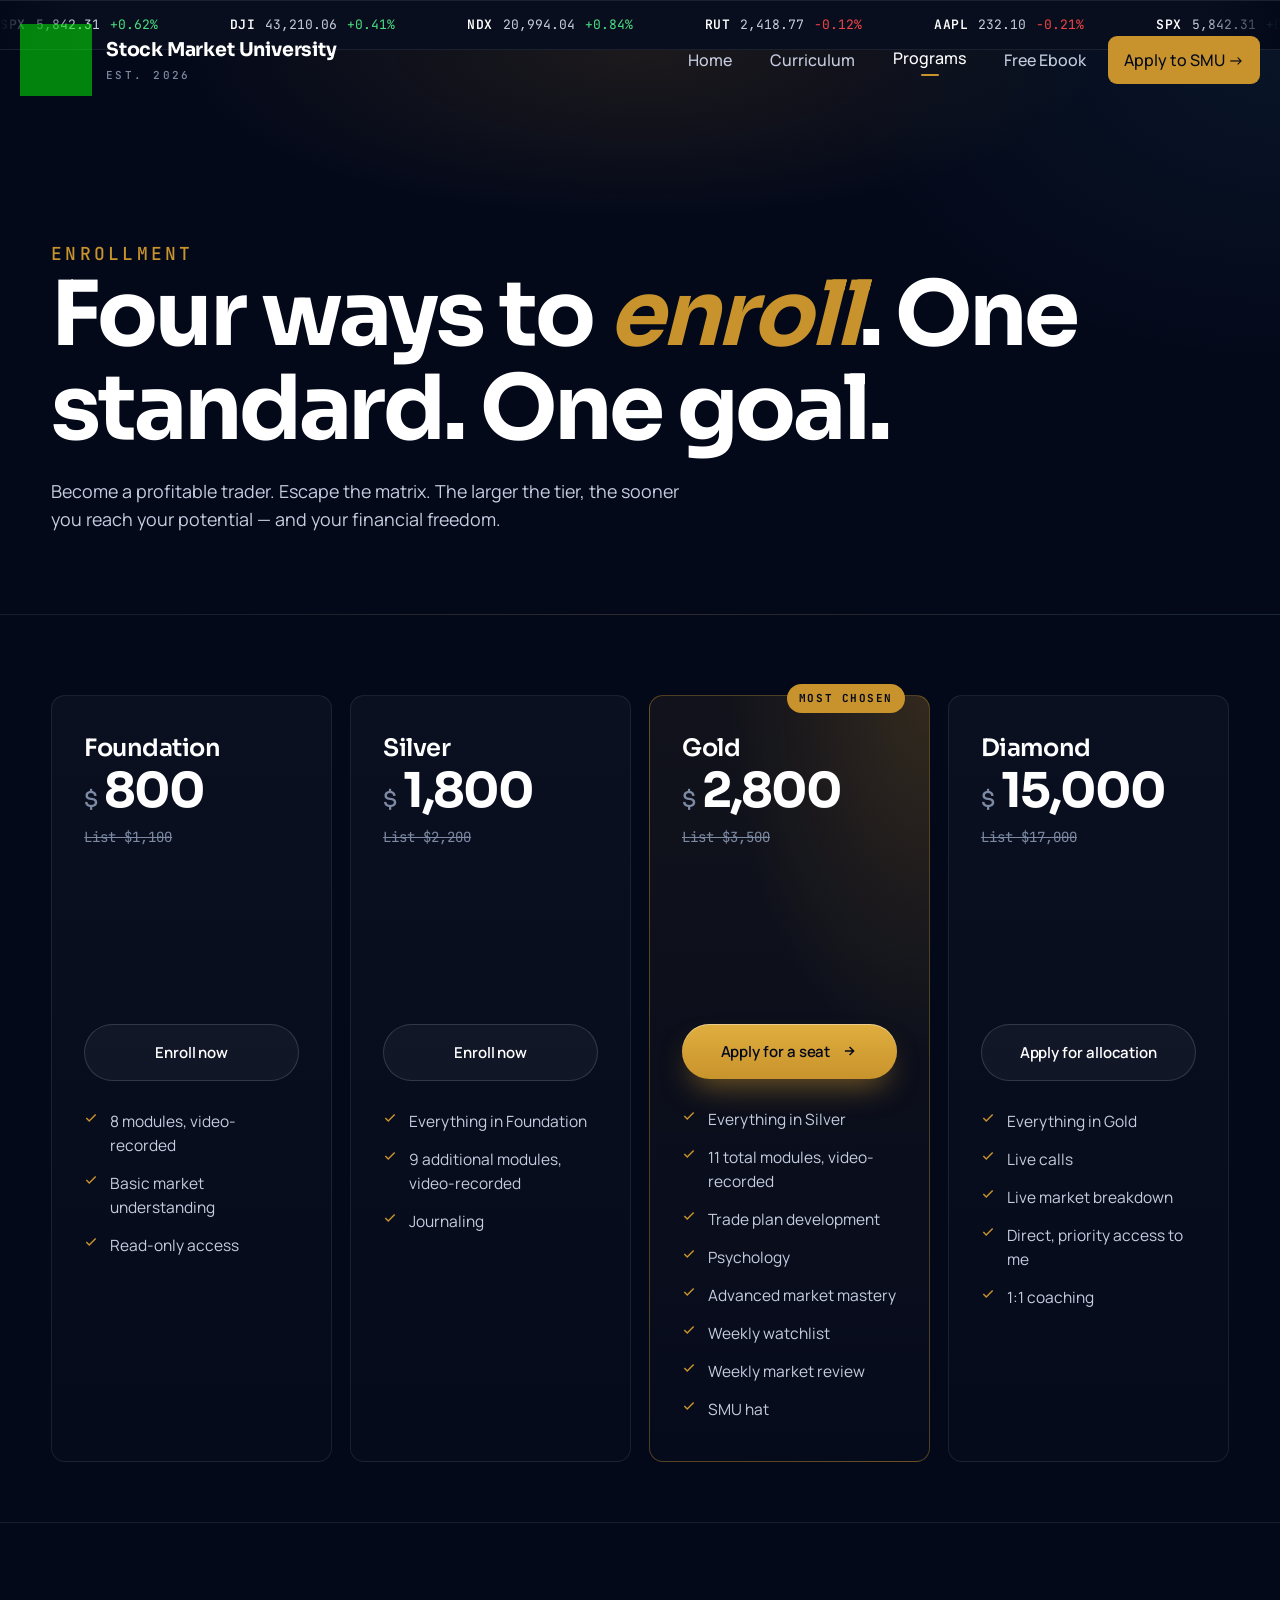
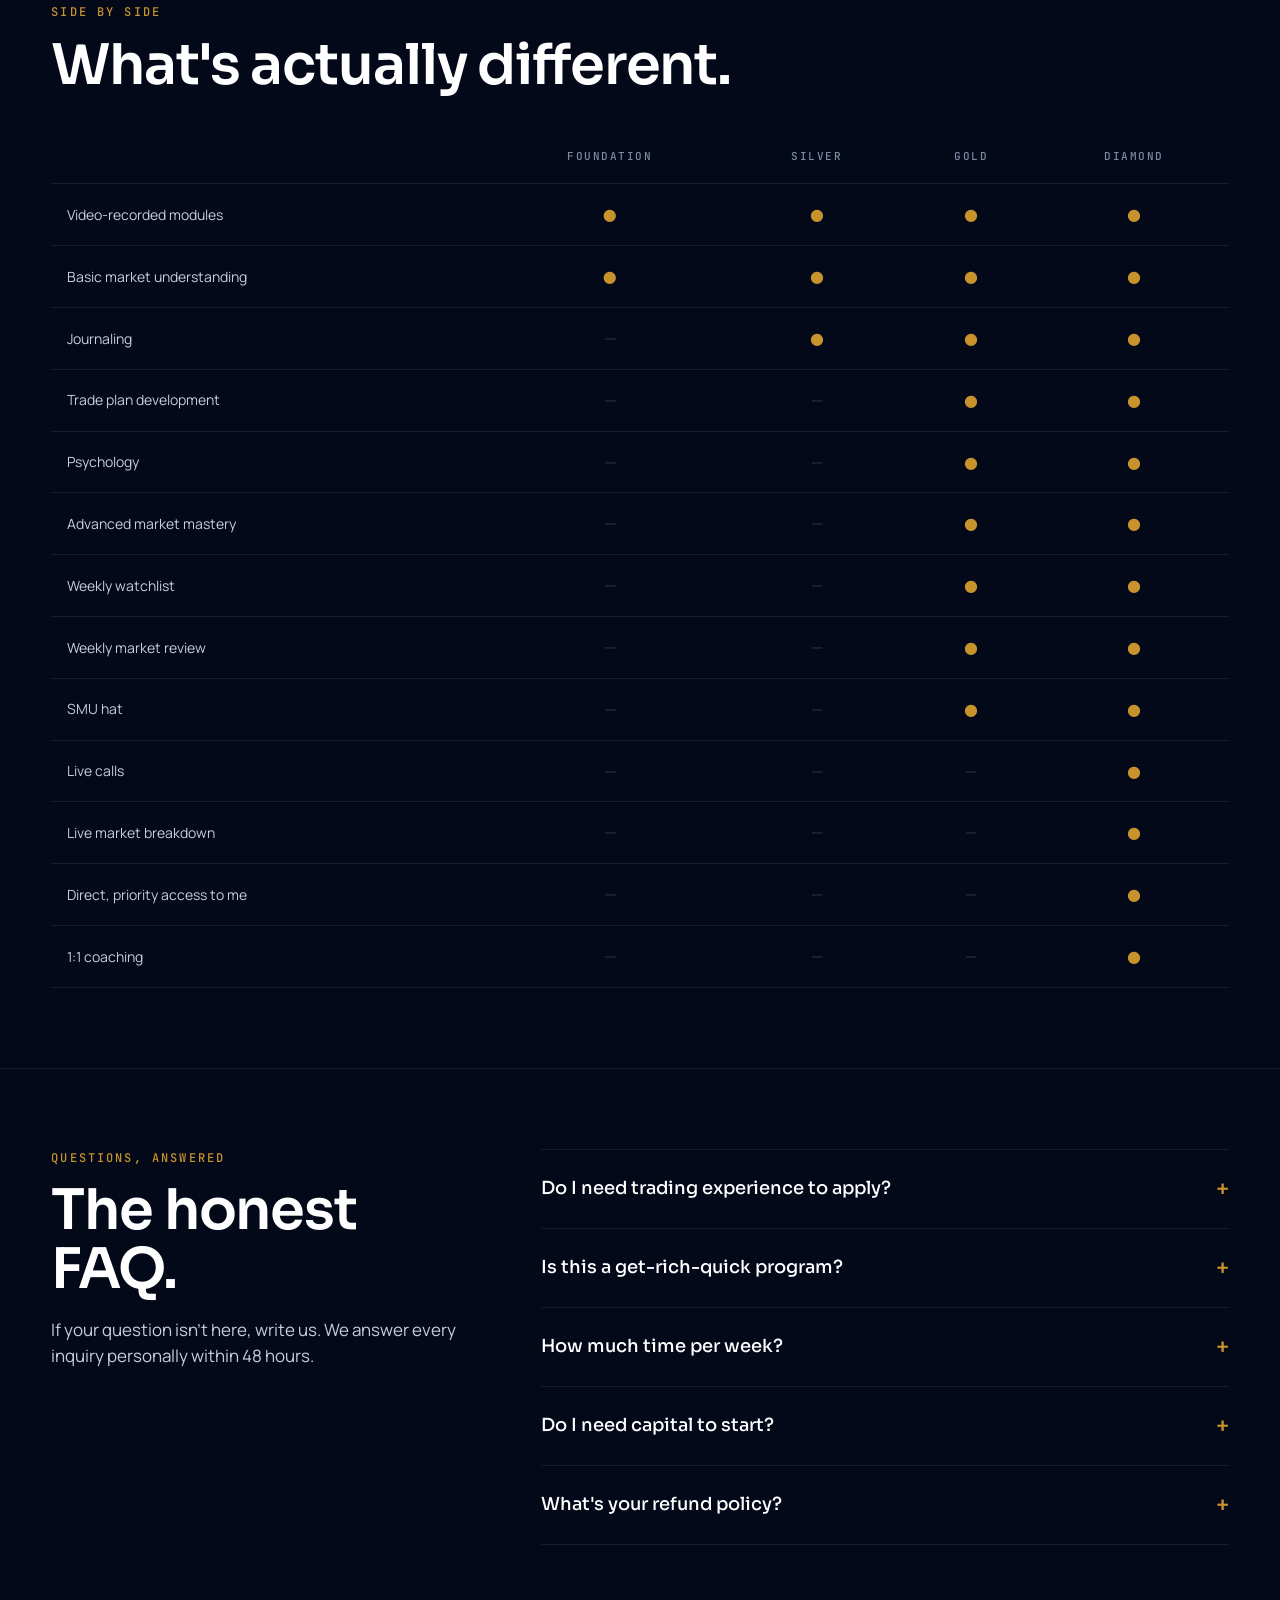
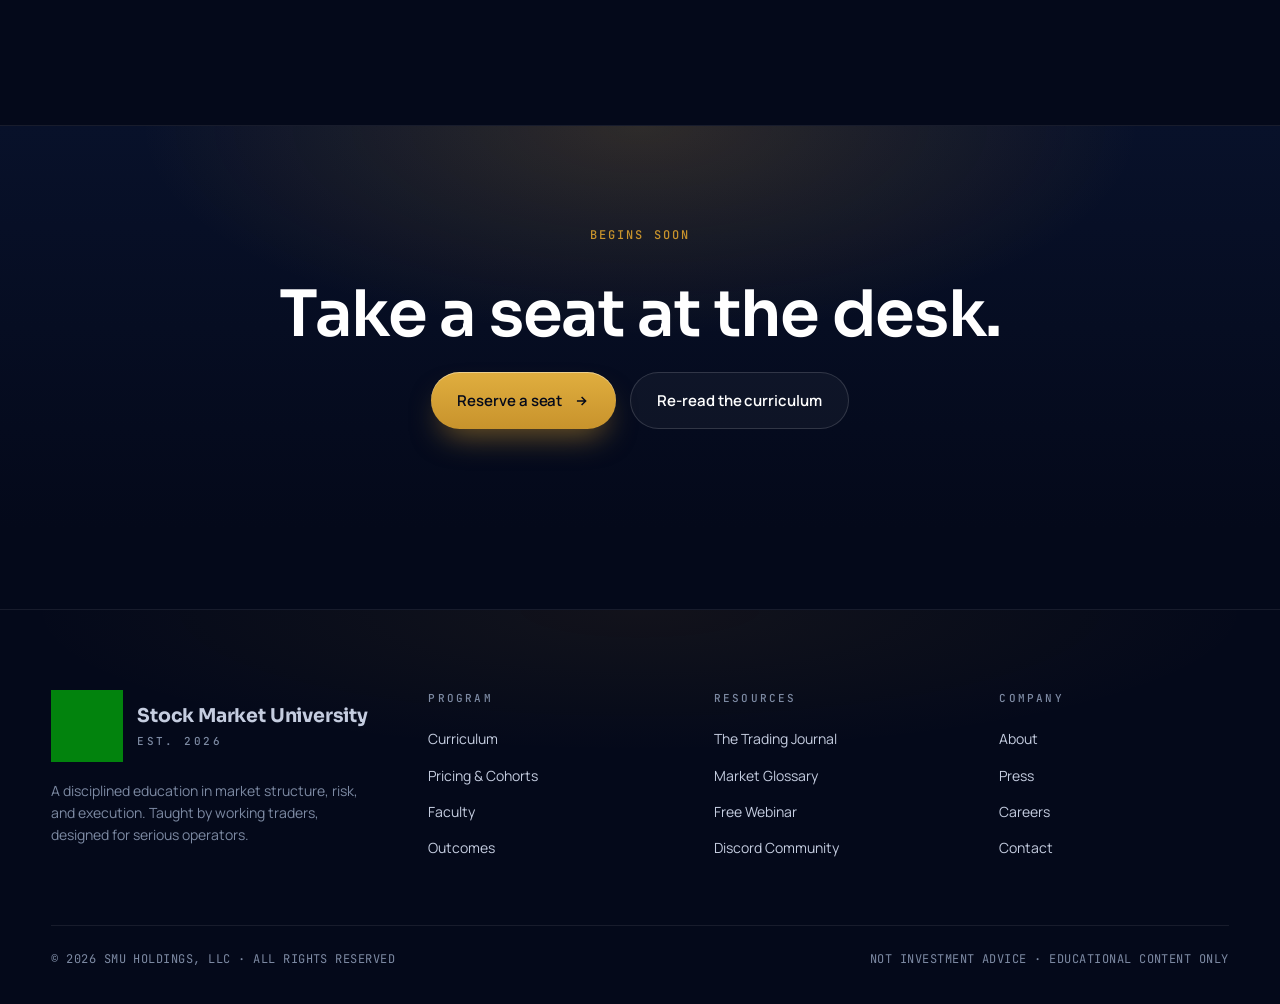
<file: pricing-standalone.html>
<!doctype html>
<html lang="en">
<head>
<meta charset="utf-8" />
<meta name="viewport" content="width=device-width, initial-scale=1" />
<title>Pricing — Stock Market University</title>
<meta name="ext-resource-dependency" content="images/logo.png" data-resource-id="logoImg" />
<link rel="preconnect" href="https://fonts.googleapis.com">
<link rel="preconnect" href="https://fonts.gstatic.com" crossorigin>
<link href="https://fonts.googleapis.com/css2?family=Sora:wght@400;500;600;700&family=Manrope:wght@400;500;600;700&family=JetBrains+Mono:wght@400;500;600&display=swap" rel="stylesheet">
<style id="inlined-styles">
/* ============================================
   Stock Market University — Shared Styles
   ============================================ */

:root {
  --ink:        #04091a;
  --ink-2:      #08112a;
  --ink-3:      #0f1d3d;
  --ink-4:      #182c54;
  --gold:       #c8932c;
  --gold-bright:#e0ae3f;
  --gold-soft:  #8f661a;
  --blue:       #4cc9f7;
  --blue-deep:  #1e3a8a;
  --green:      #4ade80;
  --red:        #ef4444;
  --text:       #eef1f8;
  --text-2:     #c5cde0;
  --muted:      #7d8aa3;
  --line:       rgba(255,255,255,0.08);
  --line-2:     rgba(255,255,255,0.14);
  --paper:      #f5efdb;

  --font-display: "Sora", system-ui, sans-serif;
  --font-body:    "Manrope", system-ui, sans-serif;
  --font-mono:    "JetBrains Mono", ui-monospace, monospace;

  --w: 1320px;
  --pad: clamp(20px, 4vw, 56px);
  --radius: 14px;
}

* { box-sizing: border-box; }
html { scroll-behavior: smooth; }

body {
  margin: 0;
  background: var(--ink);
  color: var(--text);
  font-family: var(--font-body);
  font-size: 17px;
  line-height: 1.55;
  -webkit-font-smoothing: antialiased;
  text-rendering: optimizeLegibility;
  overflow-x: hidden;
}

img { max-width: 100%; display: block; }
a { color: inherit; text-decoration: none; }

::selection { background: var(--gold); color: var(--ink); }

/* ---------- Layout helpers ---------- */
.wrap {
  max-width: var(--w);
  margin: 0 auto;
  padding: 0 var(--pad);
}

.eyebrow {
  font-family: var(--font-mono);
  font-size: 12px;
  letter-spacing: 0.18em;
  text-transform: uppercase;
  color: var(--gold);
  font-weight: 500;
}

h1, h2, h3, h4 {
  font-family: var(--font-display);
  font-weight: 600;
  letter-spacing: -0.02em;
  line-height: 1.05;
  margin: 0;
  color: #fff;
  text-wrap: balance;
}

h1 { font-size: clamp(44px, 7.2vw, 104px); font-weight: 700; letter-spacing: -0.035em; }
h2 { font-size: clamp(32px, 4.4vw, 56px); }
h3 { font-size: clamp(22px, 2.2vw, 30px); }

p { margin: 0; color: var(--text-2); text-wrap: pretty; }

/* ---------- NAV ---------- */
.nav {
  position: fixed; top: 0; left: 0; right: 0; z-index: 50;
  padding: 24px 0;
  transition: background .3s ease, backdrop-filter .3s ease, border-color .3s ease;
  border-bottom: 1px solid transparent;
}
.nav.scrolled {
  background: rgba(4, 9, 26, 0.78);
  backdrop-filter: blur(18px) saturate(140%);
  -webkit-backdrop-filter: blur(18px) saturate(140%);
  border-bottom-color: var(--line);
}
.nav-row {
  display: flex; align-items: center; justify-content: space-between;
  gap: 28px;
}
.nav .wrap { max-width: 100%; padding-left: 20px; padding-right: 20px; }
.brand {
  display: flex; align-items: center; gap: 14px;
  font-family: var(--font-display); font-weight: 700;
  letter-spacing: -0.01em; font-size: 17px;
  color: #fff;
}
.brand-mark {
  width: 72px; height: 72px;
  object-fit: contain;
  display: block;
  flex-shrink: 0;
}
.brand-name { font-size: 19px; letter-spacing: -0.01em; }
.brand-name small {
  display: block; font-family: var(--font-mono); font-size: 11px;
  letter-spacing: 0.22em; color: var(--muted); font-weight: 500;
  margin-top: 2px;
}
.nav-links {
  display: flex; align-items: center; gap: 6px;
}
.nav-links a {
  font-size: 16px; font-weight: 500; color: var(--text-2);
  padding: 12px 16px; border-radius: 9px;
  transition: color .2s ease, background .2s ease;
}
.nav-links a:hover { color: #fff; background: rgba(255,255,255,0.04); }
.nav-links a.active { color: #fff; }
.nav-links a.active::after {
  content: ""; display: block; height: 2px; width: 18px;
  background: var(--gold); margin: 4px auto -2px;
  border-radius: 1px;
}
.nav-cta {
  display: inline-flex; align-items: center; gap: 8px;
  padding: 13px 22px; border-radius: 999px;
  background: var(--gold); color: var(--ink) !important;
  font-weight: 600; font-size: 14px;
  transition: transform .2s ease, box-shadow .2s ease;
}
.nav-cta:hover {
  transform: translateY(-1px);
  box-shadow: 0 12px 28px -8px rgba(200,147,44,0.55);
  background: var(--gold-bright) !important;
}

.menu-btn { display: none; background: none; border: 0; color: #fff; cursor: pointer; padding: 8px; }

@media (max-width: 860px) {
  .nav-links { display: none; }
  .menu-btn  { display: block; }
  .nav-links.open {
    display: flex; position: absolute; top: 100%; left: 0; right: 0;
    flex-direction: column; align-items: stretch; gap: 0;
    background: rgba(4,9,26,0.96); backdrop-filter: blur(18px);
    border-bottom: 1px solid var(--line);
    padding: 8px var(--pad) 16px;
  }
  .nav-links.open a { padding: 14px 12px; border-radius: 0; border-bottom: 1px solid var(--line); }
  .nav-links.open .nav-cta { margin-top: 12px; justify-content: center; border-bottom: 0; }
}

/* ---------- Buttons ---------- */
.btn {
  display: inline-flex; align-items: center; justify-content: center; gap: 10px;
  padding: 16px 26px; border-radius: 999px;
  font-family: var(--font-body); font-weight: 600; font-size: 15px;
  border: 0; cursor: pointer;
  transition: transform .2s ease, box-shadow .2s ease, background .2s ease, color .2s ease;
  letter-spacing: -0.005em;
}
.btn-gold {
  background: linear-gradient(180deg, var(--gold-bright), var(--gold));
  color: var(--ink);
  box-shadow: 0 1px 0 rgba(255,255,255,0.4) inset, 0 16px 30px -10px rgba(200,147,44,0.55);
}
.btn-gold:hover { transform: translateY(-2px); box-shadow: 0 1px 0 rgba(255,255,255,0.4) inset, 0 22px 38px -10px rgba(200,147,44,0.7); }
.btn-ghost {
  background: rgba(255,255,255,0.04); color: #fff;
  border: 1px solid var(--line-2);
}
.btn-ghost:hover { background: rgba(255,255,255,0.08); border-color: rgba(255,255,255,0.25); }
.btn-ink { background: var(--ink); color: #fff; }

.btn .arrow {
  width: 18px; height: 18px; display: inline-grid; place-items: center;
  transition: transform .25s ease;
}
.btn:hover .arrow { transform: translateX(3px); }

/* ---------- Ticker tape ---------- */
.ticker {
  width: 100%;
  overflow: hidden;
  border-top: 1px solid var(--line);
  border-bottom: 1px solid var(--line);
  background: rgba(255,255,255,0.02);
  position: relative;
}
.ticker::before, .ticker::after {
  content: ""; position: absolute; top: 0; bottom: 0; width: 80px; z-index: 2; pointer-events: none;
}
.ticker::before { left: 0;  background: linear-gradient(90deg, var(--ink), transparent); }
.ticker::after  { right: 0; background: linear-gradient(-90deg, var(--ink), transparent); }
.ticker-track {
  display: flex; gap: 36px; width: max-content;
  padding: 14px 0;
  animation: tickerScroll 60s linear infinite;
  font-family: var(--font-mono);
  font-size: 13px;
}
.tk { display: inline-flex; align-items: center; gap: 10px; color: var(--text-2); }
.tk b { color: #fff; font-weight: 600; letter-spacing: 0.04em; }
.tk .up   { color: var(--green); }
.tk .down { color: var(--red); }
.tk .dot  { width: 4px; height: 4px; border-radius: 50%; background: var(--muted); opacity: .5; }
@keyframes tickerScroll {
  from { transform: translateX(0); }
  to   { transform: translateX(-50%); }
}

/* ---------- Reveal-on-scroll ---------- */
[data-reveal] {
  opacity: 0; transform: translateY(28px);
  transition: opacity .9s cubic-bezier(.2,.7,.2,1), transform .9s cubic-bezier(.2,.7,.2,1);
}
[data-reveal].in { opacity: 1; transform: none; }
[data-reveal][data-delay="1"].in { transition-delay: .08s; }
[data-reveal][data-delay="2"].in { transition-delay: .16s; }
[data-reveal][data-delay="3"].in { transition-delay: .24s; }
[data-reveal][data-delay="4"].in { transition-delay: .32s; }
[data-reveal][data-delay="5"].in { transition-delay: .40s; }
[data-reveal][data-delay="6"].in { transition-delay: .48s; }

/* ---------- Footer ---------- */
footer.foot {
  border-top: 1px solid var(--line);
  padding: 80px 0 36px;
  margin-top: 80px;
  background:
    radial-gradient(80% 60% at 50% 0%, rgba(200,147,44,0.07), transparent 60%),
    var(--ink);
}
.foot-grid {
  display: grid;
  grid-template-columns: 1.4fr repeat(3, 1fr);
  gap: 56px;
}
.foot-grid h5 {
  font-family: var(--font-mono); font-size: 11px; letter-spacing: 0.2em;
  text-transform: uppercase; color: var(--muted); margin: 0 0 18px;
  font-weight: 500;
}
.foot-grid ul { list-style: none; padding: 0; margin: 0; display: grid; gap: 10px; }
.foot-grid a { color: var(--text-2); font-size: 14px; }
.foot-grid a:hover { color: var(--gold); }
.foot-bottom {
  display: flex; justify-content: space-between; align-items: center;
  margin-top: 64px; padding-top: 24px; border-top: 1px solid var(--line);
  color: var(--muted); font-size: 12px; font-family: var(--font-mono); letter-spacing: 0.04em;
}
@media (max-width: 760px) {
  .foot-grid { grid-template-columns: 1fr 1fr; gap: 36px; }
  .foot-bottom { flex-direction: column; gap: 12px; align-items: flex-start; }
}

/* ---------- Page header (interior pages) ---------- */
.page-head {
  padding: 168px 0 80px;
  position: relative;
  border-bottom: 1px solid var(--line);
  background:
    radial-gradient(60% 50% at 50% 0%, rgba(200,147,44,0.12), transparent 60%),
    radial-gradient(50% 80% at 100% 0%, rgba(76,201,247,0.06), transparent 70%),
    var(--ink);
}
.page-head h1 {
  font-size: clamp(48px, 7vw, 100px);
  max-width: 18ch;
}
.page-head p {
  margin-top: 22px;
  max-width: 60ch;
  font-size: clamp(16px, 1.4vw, 19px);
}

/* ---------- Pricing ---------- */
.tiers {
  padding: 80px 0 60px;
  display: grid; grid-template-columns: repeat(4, 1fr);
  gap: 18px;
}
@media (max-width: 1180px) { .tiers { grid-template-columns: repeat(2, 1fr); } }
@media (max-width: 720px)  { .tiers { grid-template-columns: 1fr; } }
.tier {
  background: linear-gradient(180deg, rgba(255,255,255,0.03), rgba(255,255,255,0.01));
  border: 1px solid var(--line);
  border-radius: var(--radius);
  padding: 40px 32px;
  position: relative;
  display: flex; flex-direction: column;
  transition: border-color .3s ease, transform .3s ease;
}
.tier:hover { border-color: var(--line-2); transform: translateY(-4px); }
.tier.featured {
  background:
    radial-gradient(120% 80% at 100% 0%, rgba(200,147,44,0.18), transparent 60%),
    linear-gradient(180deg, rgba(200,147,44,0.07), rgba(255,255,255,0.01));
  border-color: rgba(200,147,44,0.38);
}
.tier .badge {
  position: absolute; top: -12px; right: 24px;
  background: var(--gold); color: var(--ink);
  font-family: var(--font-mono); font-size: 11px; letter-spacing: 0.14em;
  text-transform: uppercase; font-weight: 700;
  padding: 6px 12px; border-radius: 999px;
}
.tier h3 { font-size: 24px; margin-bottom: 6px; }
.tier .sub { color: var(--muted); font-size: 14px; margin-bottom: 0; line-height: 1.5; flex: 0 0 auto; }
.tier-head { display: flex; flex-direction: column; min-height: 260px; }
.tier-head .price { margin-top: auto; }
.tier .price {
  display: flex; align-items: baseline; gap: 6px;
  font-family: var(--font-display); margin-bottom: 8px;
}
.tier .price { display: flex; align-items: baseline; gap: 6px; font-family: var(--font-display); margin: 0 0 10px; }
.tier .price .amt { font-size: 48px; font-weight: 700; color: #fff; letter-spacing: -0.04em; line-height: 1; }
.tier .price .curr { font-size: 22px; color: var(--muted); font-weight: 500; }
.tier .price .per { font-family: var(--font-mono); font-size: 12px; color: var(--muted); letter-spacing: 0.12em; text-transform: uppercase; margin-left: 4px; }
.tier .strike { color: var(--muted); text-decoration: line-through; font-size: 14px; font-family: var(--font-mono); line-height: 1.5; }
.tier .btn { width: 100%; margin: 28px 0 28px; }
.tier ul { list-style: none; padding: 0; margin: 0; display: grid; gap: 14px; }
.tier li {
  display: flex; gap: 12px; align-items: flex-start; font-size: 15.5px;
  color: var(--text-2);
}
.tier li svg { flex-shrink: 0; margin-top: 2px; color: var(--gold); }

/* ---------- Compare row & FAQ ---------- */
.compare { padding: 80px 0; border-top: 1px solid var(--line); }
.compare h2 { margin-bottom: 36px; }
.cmp-table {
  width: 100%; border-collapse: collapse;
  font-size: 14px;
}
.cmp-table th, .cmp-table td {
  padding: 18px 16px; text-align: left;
  border-bottom: 1px solid var(--line);
}
.cmp-table th {
  font-family: var(--font-mono); font-size: 11px; letter-spacing: 0.14em;
  text-transform: uppercase; color: var(--muted); font-weight: 500;
}
.cmp-table th:not(:first-child), .cmp-table td:not(:first-child) { text-align: center; }
.cmp-table td:first-child { color: var(--text-2); }
.cmp-yes { color: var(--gold); font-size: 16px; }
.cmp-no  { color: rgba(255,255,255,0.18); font-size: 16px; }

.faq { padding: 80px 0; border-top: 1px solid var(--line); }
.faq-grid { display: grid; grid-template-columns: 1fr 1.6fr; gap: 60px; }
@media (max-width: 860px) { .faq-grid { grid-template-columns: 1fr; gap: 32px; } }
.faq details {
  border-top: 1px solid var(--line);
  padding: 22px 0;
}
.faq details:last-child { border-bottom: 1px solid var(--line); }
.faq summary {
  list-style: none; cursor: pointer;
  display: flex; justify-content: space-between; align-items: center; gap: 24px;
  font-family: var(--font-display); font-size: 18px; font-weight: 500;
  color: #fff;
}
.faq summary::-webkit-details-marker { display: none; }
.faq summary::after {
  content: "+"; font-family: var(--font-mono); font-size: 22px; color: var(--gold);
  transition: transform .25s ease;
}
.faq details[open] summary::after { transform: rotate(45deg); }
.faq details p {
  margin-top: 14px; color: var(--text-2); font-size: 15px; max-width: 70ch;
}

/* ---------- CTA band ---------- */
.cta-band {
  margin: 100px 0 0;
  padding: 100px 0;
  border-top: 1px solid var(--line);
  background:
    radial-gradient(60% 80% at 50% 0%, rgba(200,147,44,0.2), transparent 65%),
    linear-gradient(180deg, var(--ink-2), var(--ink));
  text-align: center;
}
.cta-band h2 {
  font-size: clamp(36px, 5vw, 68px); max-width: 18ch; margin: 0 auto 24px;
}
.cta-band p { max-width: 56ch; margin: 0 auto 36px; }

/* ---------- Mobile ---------- */
@media (max-width: 640px) {
  :root { --pad: 18px; }
  body { font-size: 16px; }

  .nav { padding: 14px 0; }
  .nav .wrap { padding-left: 14px; padding-right: 14px; }
  .brand-mark { width: 44px; height: 44px; }
  .brand-name { font-size: 14px; }
  .brand-name small { font-size: 9px; letter-spacing: 0.2em; }

  .btn { padding: 14px 22px; font-size: 14px; }

  .page-head { padding: 60px 0 40px; }

  .tiers { gap: 16px; }
  .tier { padding: 28px 22px; }
  .tier .price { font-size: 40px; }
  .tier h3 { font-size: 22px; }
  .tier ul li { font-size: 14px; }

  .cmp-table th, .cmp-table td { padding: 12px 8px; font-size: 13px; }
  .cmp-table th:first-child { width: 40%; }

  .faq summary { font-size: 16px; padding: 18px 0; }
  .faq details p { font-size: 14px; padding-bottom: 18px; }

  .cta-band { padding: 60px 0; }

  .foot { padding: 60px 0 30px; }
  .foot-grid { grid-template-columns: 1fr; gap: 28px; }
  .foot h5 { font-size: 13px; }
  .foot-bottom { font-size: 10px; gap: 8px; flex-wrap: wrap; }
}

@media (max-width: 380px) {
  .brand-name { display: none; }
  .brand-mark { width: 38px; height: 38px; }
}
</style>
</head>
<body data-active="pricing" data-screen-label="Pricing">

<nav class="nav" id="nav">
  <div class="wrap nav-row">
    <a href="#" class="brand">
      <img class="brand-mark" src="[data-uri]" alt="SMU" />
      <span class="brand-name">
        <span>Stock Market University</span>
        <small>EST. 2026</small>
      </span>
    </a>
    <div class="nav-links" id="navLinks">
      <a href="#" data-page="home">Home</a>
      <a href="#" data-page="curriculum">Curriculum</a>
      <a href="#" class="active" data-page="pricing">Programs</a>
      <a href="#" data-page="ebook">Free Ebook</a>
      <a href="#" class="nav-cta">Apply to SMU →</a>
    </div>
    <button class="menu-btn" aria-label="Menu">
      <svg width="22" height="22" viewBox="0 0 24 24" fill="none" stroke="currentColor" stroke-width="2"><line x1="3" y1="6" x2="21" y2="6"/><line x1="3" y1="12" x2="21" y2="12"/><line x1="3" y1="18" x2="21" y2="18"/></svg>
    </button>
  </div>
</nav>

<div class="ticker" aria-hidden="true">
  <div class="ticker-track">
    <span class="tk"><b>SPX</b> 5,842.31 <span class="up">+0.62%</span></span><span class="dot tk"></span>
    <span class="tk"><b>DJI</b> 43,210.06 <span class="up">+0.41%</span></span><span class="dot tk"></span>
    <span class="tk"><b>NDX</b> 20,994.04 <span class="up">+0.84%</span></span><span class="dot tk"></span>
    <span class="tk"><b>RUT</b> 2,418.77 <span class="down">-0.12%</span></span><span class="dot tk"></span>
    <span class="tk"><b>AAPL</b> 232.10 <span class="down">-0.21%</span></span><span class="dot tk"></span>
    <span class="tk"><b>SPX</b> 5,842.31 <span class="up">+0.62%</span></span><span class="dot tk"></span>
    <span class="tk"><b>DJI</b> 43,210.06 <span class="up">+0.41%</span></span><span class="dot tk"></span>
    <span class="tk"><b>NDX</b> 20,994.04 <span class="up">+0.84%</span></span><span class="dot tk"></span>
    <span class="tk"><b>RUT</b> 2,418.77 <span class="down">-0.12%</span></span><span class="dot tk"></span>
    <span class="tk"><b>AAPL</b> 232.10 <span class="down">-0.21%</span></span><span class="dot tk"></span>
  </div>
</div>

<header class="page-head">
  <div class="wrap">
    <p class="eyebrow" data-reveal>Enrollment</p>
    <h1 data-reveal data-delay="1">Four ways to <em style="color:var(--gold); font-style:italic">enroll</em>. One standard. One goal.</h1>
    <p data-reveal data-delay="2">Become a profitable trader. Escape the matrix. The larger the tier, the sooner you reach your potential — and your financial freedom.</p>
  </div>
</header>

<section class="wrap">
  <div class="tiers">

    <div class="tier" data-reveal>
      <div class="tier-head">
        <h3>Foundation</h3>
        <div class="price">
          <span class="curr">$</span>
          <span class="amt">800</span>
          <span class="per"></span>
        </div>
        <div class="strike">List $1,100</div>
      </div>
      <a href="#" class="btn btn-ghost">Enroll now</a>
      <ul>
        <li><svg width="14" height="14" viewBox="0 0 24 24" fill="none" stroke="currentColor" stroke-width="2.5"><polyline points="20 6 9 17 4 12"/></svg> 8 modules, video-recorded</li>
        <li><svg width="14" height="14" viewBox="0 0 24 24" fill="none" stroke="currentColor" stroke-width="2.5"><polyline points="20 6 9 17 4 12"/></svg> Basic market understanding</li>
        <li><svg width="14" height="14" viewBox="0 0 24 24" fill="none" stroke="currentColor" stroke-width="2.5"><polyline points="20 6 9 17 4 12"/></svg> Read-only access</li>
      </ul>
    </div>

    <div class="tier" data-reveal data-delay="1">
      <div class="tier-head">
        <h3>Silver</h3>
        <div class="price">
          <span class="curr">$</span>
          <span class="amt">1,800</span>
          <span class="per"></span>
        </div>
        <div class="strike">List $2,200</div>
      </div>
      <a href="#" class="btn btn-ghost">Enroll now</a>
      <ul>
        <li><svg width="14" height="14" viewBox="0 0 24 24" fill="none" stroke="currentColor" stroke-width="2.5"><polyline points="20 6 9 17 4 12"/></svg> Everything in Foundation</li>
        <li><svg width="14" height="14" viewBox="0 0 24 24" fill="none" stroke="currentColor" stroke-width="2.5"><polyline points="20 6 9 17 4 12"/></svg> 9 additional modules, video-recorded</li>
        <li><svg width="14" height="14" viewBox="0 0 24 24" fill="none" stroke="currentColor" stroke-width="2.5"><polyline points="20 6 9 17 4 12"/></svg> Journaling</li>
      </ul>
    </div>

    <div class="tier featured" data-reveal data-delay="2">
      <span class="badge">Most chosen</span>
      <div class="tier-head">
        <h3>Gold</h3>
        <div class="price">
          <span class="curr">$</span>
          <span class="amt">2,800</span>
          <span class="per"></span>
        </div>
        <div class="strike">List $3,500</div>
      </div>
      <a href="#" class="btn btn-gold">Apply for a seat
        <span class="arrow">
          <svg width="14" height="14" viewBox="0 0 24 24" fill="none" stroke="currentColor" stroke-width="2.5"><path d="M5 12h14M13 5l7 7-7 7"/></svg>
        </span>
      </a>
      <ul>
        <li><svg width="14" height="14" viewBox="0 0 24 24" fill="none" stroke="currentColor" stroke-width="2.5"><polyline points="20 6 9 17 4 12"/></svg> Everything in Silver</li>
        <li><svg width="14" height="14" viewBox="0 0 24 24" fill="none" stroke="currentColor" stroke-width="2.5"><polyline points="20 6 9 17 4 12"/></svg> 11 total modules, video-recorded</li>
        <li><svg width="14" height="14" viewBox="0 0 24 24" fill="none" stroke="currentColor" stroke-width="2.5"><polyline points="20 6 9 17 4 12"/></svg> Trade plan development</li>
        <li><svg width="14" height="14" viewBox="0 0 24 24" fill="none" stroke="currentColor" stroke-width="2.5"><polyline points="20 6 9 17 4 12"/></svg> Psychology</li>
        <li><svg width="14" height="14" viewBox="0 0 24 24" fill="none" stroke="currentColor" stroke-width="2.5"><polyline points="20 6 9 17 4 12"/></svg> Advanced market mastery</li>
        <li><svg width="14" height="14" viewBox="0 0 24 24" fill="none" stroke="currentColor" stroke-width="2.5"><polyline points="20 6 9 17 4 12"/></svg> Weekly watchlist</li>
        <li><svg width="14" height="14" viewBox="0 0 24 24" fill="none" stroke="currentColor" stroke-width="2.5"><polyline points="20 6 9 17 4 12"/></svg> Weekly market review</li>
        <li><svg width="14" height="14" viewBox="0 0 24 24" fill="none" stroke="currentColor" stroke-width="2.5"><polyline points="20 6 9 17 4 12"/></svg> SMU hat</li>
      </ul>
    </div>

    <div class="tier" data-reveal data-delay="3">
      <div class="tier-head">
        <h3>Diamond</h3>
        <div class="price">
          <span class="curr">$</span>
          <span class="amt">15,000</span>
          <span class="per"></span>
        </div>
        <div class="strike">List $17,000</div>
      </div>
      <a href="#" class="btn btn-ghost">Apply for allocation</a>
      <ul>
        <li><svg width="14" height="14" viewBox="0 0 24 24" fill="none" stroke="currentColor" stroke-width="2.5"><polyline points="20 6 9 17 4 12"/></svg> Everything in Gold</li>
        <li><svg width="14" height="14" viewBox="0 0 24 24" fill="none" stroke="currentColor" stroke-width="2.5"><polyline points="20 6 9 17 4 12"/></svg> Live calls</li>
        <li><svg width="14" height="14" viewBox="0 0 24 24" fill="none" stroke="currentColor" stroke-width="2.5"><polyline points="20 6 9 17 4 12"/></svg> Live market breakdown</li>
        <li><svg width="14" height="14" viewBox="0 0 24 24" fill="none" stroke="currentColor" stroke-width="2.5"><polyline points="20 6 9 17 4 12"/></svg> Direct, priority access to me</li>
        <li><svg width="14" height="14" viewBox="0 0 24 24" fill="none" stroke="currentColor" stroke-width="2.5"><polyline points="20 6 9 17 4 12"/></svg> 1:1 coaching</li>
      </ul>
    </div>

  </div>
</section>

<!-- Compare -->
<section class="compare">
  <div class="wrap">
    <p class="eyebrow" data-reveal style="margin-bottom:14px">Side by side</p>
    <h2 data-reveal data-delay="1">What's actually different.</h2>
    <table class="cmp-table" data-reveal data-delay="2">
      <thead>
        <tr>
          <th></th>
          <th>Foundation</th>
          <th>Silver</th>
          <th>Gold</th>
          <th>Diamond</th>
        </tr>
      </thead>
      <tbody>
        <tr><td>Video-recorded modules</td><td><span class="cmp-yes">●</span></td><td><span class="cmp-yes">●</span></td><td><span class="cmp-yes">●</span></td><td><span class="cmp-yes">●</span></td></tr>
        <tr><td>Basic market understanding</td><td><span class="cmp-yes">●</span></td><td><span class="cmp-yes">●</span></td><td><span class="cmp-yes">●</span></td><td><span class="cmp-yes">●</span></td></tr>
        <tr><td>Journaling</td><td><span class="cmp-no">—</span></td><td><span class="cmp-yes">●</span></td><td><span class="cmp-yes">●</span></td><td><span class="cmp-yes">●</span></td></tr>
        <tr><td>Trade plan development</td><td><span class="cmp-no">—</span></td><td><span class="cmp-no">—</span></td><td><span class="cmp-yes">●</span></td><td><span class="cmp-yes">●</span></td></tr>
        <tr><td>Psychology</td><td><span class="cmp-no">—</span></td><td><span class="cmp-no">—</span></td><td><span class="cmp-yes">●</span></td><td><span class="cmp-yes">●</span></td></tr>
        <tr><td>Advanced market mastery</td><td><span class="cmp-no">—</span></td><td><span class="cmp-no">—</span></td><td><span class="cmp-yes">●</span></td><td><span class="cmp-yes">●</span></td></tr>
        <tr><td>Weekly watchlist</td><td><span class="cmp-no">—</span></td><td><span class="cmp-no">—</span></td><td><span class="cmp-yes">●</span></td><td><span class="cmp-yes">●</span></td></tr>
        <tr><td>Weekly market review</td><td><span class="cmp-no">—</span></td><td><span class="cmp-no">—</span></td><td><span class="cmp-yes">●</span></td><td><span class="cmp-yes">●</span></td></tr>
        <tr><td>SMU hat</td><td><span class="cmp-no">—</span></td><td><span class="cmp-no">—</span></td><td><span class="cmp-yes">●</span></td><td><span class="cmp-yes">●</span></td></tr>
        <tr><td>Live calls</td><td><span class="cmp-no">—</span></td><td><span class="cmp-no">—</span></td><td><span class="cmp-no">—</span></td><td><span class="cmp-yes">●</span></td></tr>
        <tr><td>Live market breakdown</td><td><span class="cmp-no">—</span></td><td><span class="cmp-no">—</span></td><td><span class="cmp-no">—</span></td><td><span class="cmp-yes">●</span></td></tr>
        <tr><td>Direct, priority access to me</td><td><span class="cmp-no">—</span></td><td><span class="cmp-no">—</span></td><td><span class="cmp-no">—</span></td><td><span class="cmp-yes">●</span></td></tr>
        <tr><td>1:1 coaching</td><td><span class="cmp-no">—</span></td><td><span class="cmp-no">—</span></td><td><span class="cmp-no">—</span></td><td><span class="cmp-yes">●</span></td></tr>
      </tbody>
    </table>
  </div>
</section>

<!-- FAQ -->
<section class="faq">
  <div class="wrap">
    <div class="faq-grid">
      <div data-reveal>
        <p class="eyebrow" style="margin-bottom:14px">Questions, answered</p>
        <h2>The honest FAQ.</h2>
        <p style="margin-top:18px">If your question isn't here, write us. We answer every inquiry personally within 48 hours.</p>
      </div>
      <div>
        <details data-reveal data-delay="1">
          <summary>Do I need trading experience to apply?</summary>
          <p>No. About 80% of our students start with under six months of live trading. What we ask is that you're willing to go through the modules, study and put in the actual work.</p>
        </details>
        <details data-reveal data-delay="2">
          <summary>Is this a get-rich-quick program?</summary>
          <p>No. We don't sell signals, we don't pitch a single setup that "always works," and we don't promise outcomes. We teach a process. What you do with it is on you.</p>
        </details>
        <details data-reveal data-delay="3">
          <summary>How much time per week?</summary>
          <p>What you put into the course is what you'll get out of it. You can lead a horse to water, but you can't force it to drink. We recommend a minimum of at least one hour per day.</p>
        </details>
        <details data-reveal data-delay="4">
          <summary>Do I need capital to start?</summary>
          <p>No, you don't need any capital to go through the course. We don't recommend you start trading until you're fully done with the modules. At that point, you'll need funds to start trading real capital — or you can start paper trading first.</p>
        </details>
        <details data-reveal data-delay="5">
          <summary>What's your refund policy?</summary>
          <p>We do not give refunds. With so much information inside the course, someone could easily download and copy all of it, store it elsewhere, and ask for their money back. We can't give the blueprint away for free.</p>
        </details>
      </div>
    </div>
  </div>
</section>

<!-- CTA band -->
<section class="cta-band">
  <div class="wrap">
    <p class="eyebrow" data-reveal>Begins soon</p>
    <h2 data-reveal data-delay="1">Take a seat at the desk.</h2>
    <div data-reveal data-delay="2" style="display:flex; gap:14px; justify-content:center; flex-wrap:wrap; margin-top:24px">
      <a href="#" class="btn btn-gold">Reserve a seat
        <span class="arrow">
          <svg width="14" height="14" viewBox="0 0 24 24" fill="none" stroke="currentColor" stroke-width="2.5"><path d="M5 12h14M13 5l7 7-7 7"/></svg>
        </span>
      </a>
      <a href="#" class="btn btn-ghost">Re-read the curriculum</a>
    </div>
  </div>
</section>

<!-- Footer -->
<footer class="foot">
  <div class="wrap">
    <div class="foot-grid">
      <div>
        <a href="#" class="brand" style="margin-bottom:18px">
          <img class="brand-mark" src="[data-uri]" alt="SMU" />
          <span class="brand-name">
            <span>Stock Market University</span>
            <small>EST. 2026</small>
          </span>
        </a>
        <p style="max-width:36ch; color:var(--muted); font-size:14px; margin-top:18px">
          A disciplined education in market structure, risk, and execution. Taught by working traders, designed for serious operators.
        </p>
      </div>
      <div>
        <h5>Program</h5>
        <ul>
          <li><a href="#">Curriculum</a></li>
          <li><a href="#">Pricing &amp; Cohorts</a></li>
          <li><a href="#">Faculty</a></li>
          <li><a href="#">Outcomes</a></li>
        </ul>
      </div>
      <div>
        <h5>Resources</h5>
        <ul>
          <li><a href="#">The Trading Journal</a></li>
          <li><a href="#">Market Glossary</a></li>
          <li><a href="#">Free Webinar</a></li>
          <li><a href="#">Discord Community</a></li>
        </ul>
      </div>
      <div>
        <h5>Company</h5>
        <ul>
          <li><a href="#">About</a></li>
          <li><a href="#">Press</a></li>
          <li><a href="#">Careers</a></li>
          <li><a href="#">Contact</a></li>
        </ul>
      </div>
    </div>
    <div class="foot-bottom">
      <span>© 2026 SMU HOLDINGS, LLC · ALL RIGHTS RESERVED</span>
      <span>NOT INVESTMENT ADVICE · EDUCATIONAL CONTENT ONLY</span>
    </div>
  </div>
</footer>

<template id="__bundler_thumbnail" data-bg-color="#04091a">
  <svg viewBox="0 0 1200 800" xmlns="http://www.w3.org/2000/svg">
    <rect width="1200" height="800" fill="#04091a"/>
    <text x="600" y="180" font-size="64" font-weight="700" text-anchor="middle" fill="#eef1f8" font-family="system-ui">Pricing</text>
    <g fill="#c8932c" opacity="0.8">
      <rect x="120" y="280" width="220" height="380" rx="12"/>
      <rect x="490" y="240" width="220" height="420" rx="12"/>
      <rect x="860" y="280" width="220" height="380" rx="12"/>
    </g>
    <text x="600" y="720" font-size="14" text-anchor="middle" fill="#eef1f8" font-family="system-ui" opacity="0.6">Stock Market University</text>
  </svg>
</template>

<script>
// Nav scroll state
(function () {
  const nav = document.querySelector('.nav');
  const onScroll = () => {
    nav.classList.toggle('scrolled', window.scrollY > 24);
  };
  onScroll();
  window.addEventListener('scroll', onScroll, { passive: true });

  // Mobile menu
  const menuBtn = document.querySelector('.menu-btn');
  const links = document.querySelector('.nav-links');
  if (menuBtn && links) {
    menuBtn.addEventListener('click', () => {
      links.classList.toggle('open');
    });
  }

  // Reveal on scroll
  const reveal = document.querySelectorAll('[data-reveal]');
  if ('IntersectionObserver' in window) {
    const io = new IntersectionObserver((entries) => {
      for (const e of entries) {
        if (e.isIntersecting) {
          e.target.classList.add('in');
          io.unobserve(e.target);
        }
      }
    }, { threshold: 0.12, rootMargin: '0px 0px -8% 0px' });
    reveal.forEach((el) => io.observe(el));
  } else {
    reveal.forEach((el) => el.classList.add('in'));
  }
})();
</script>
</body>
</html>
</file>
